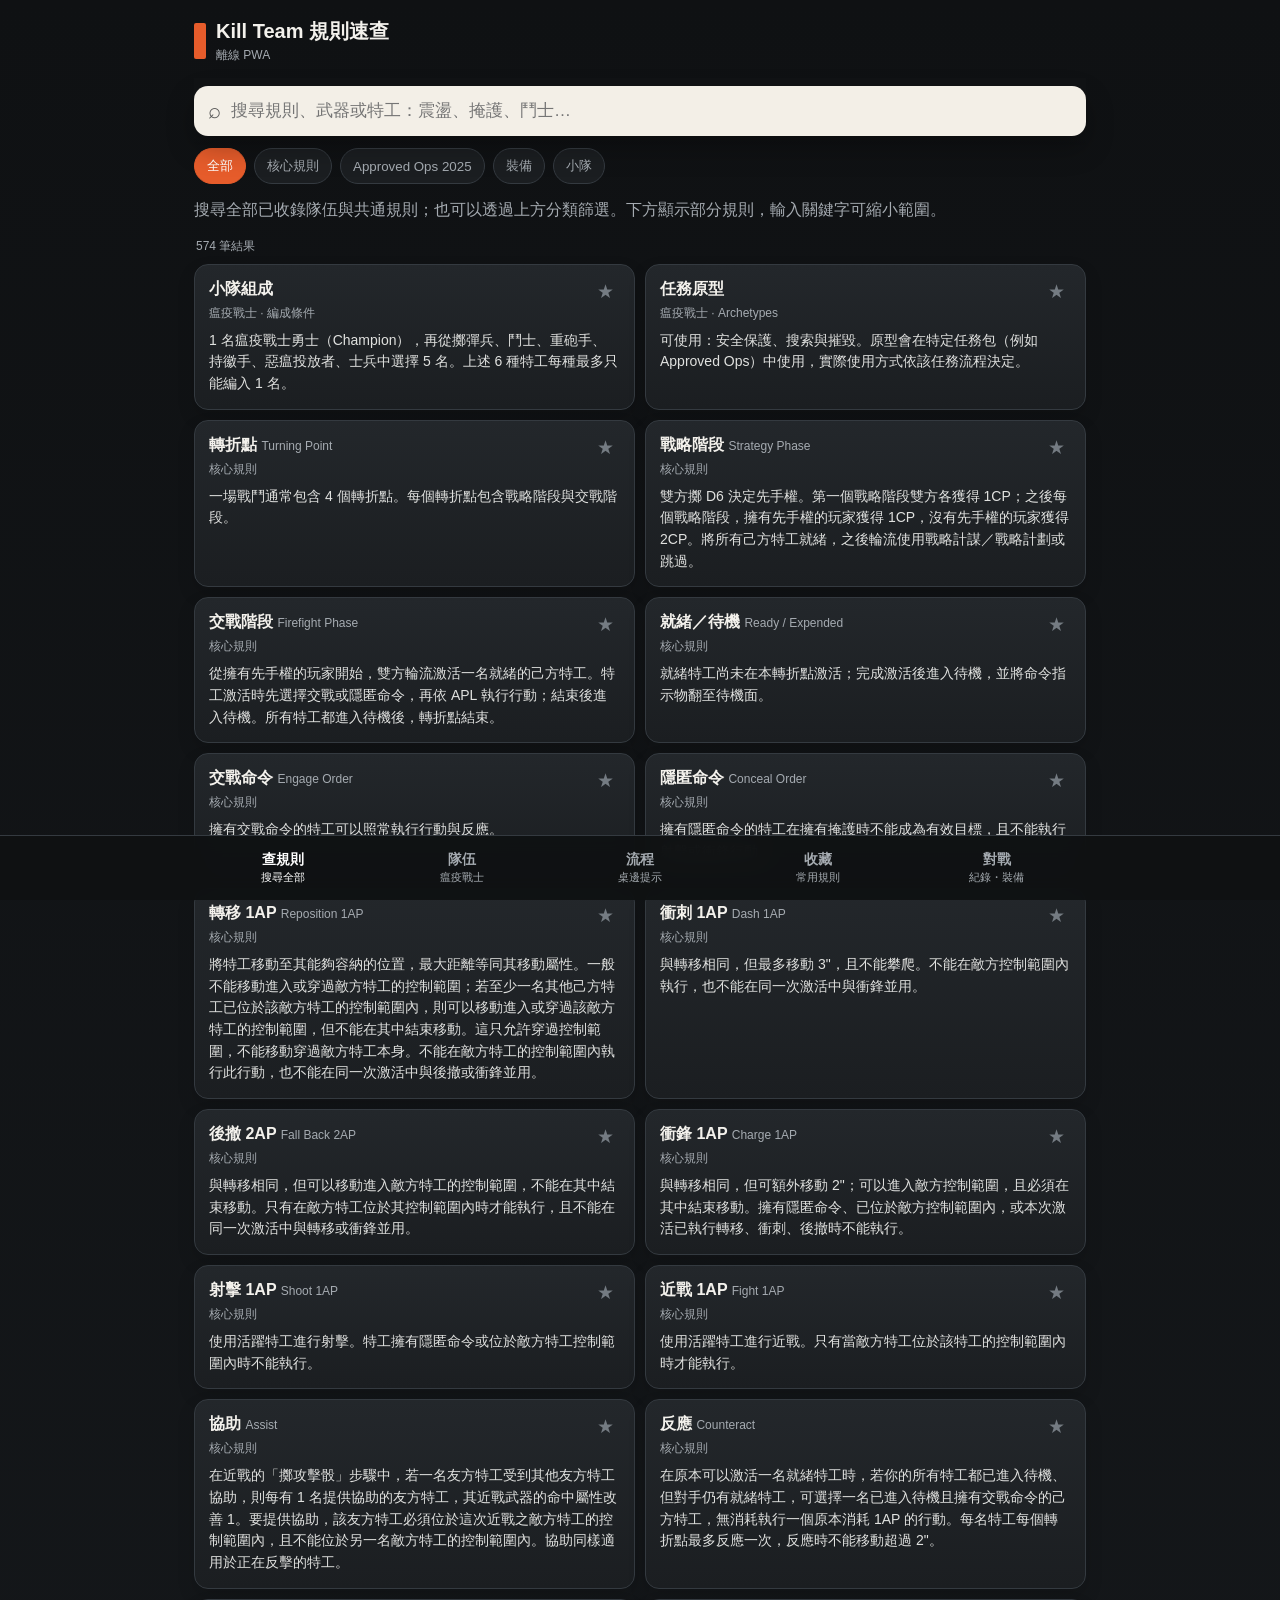
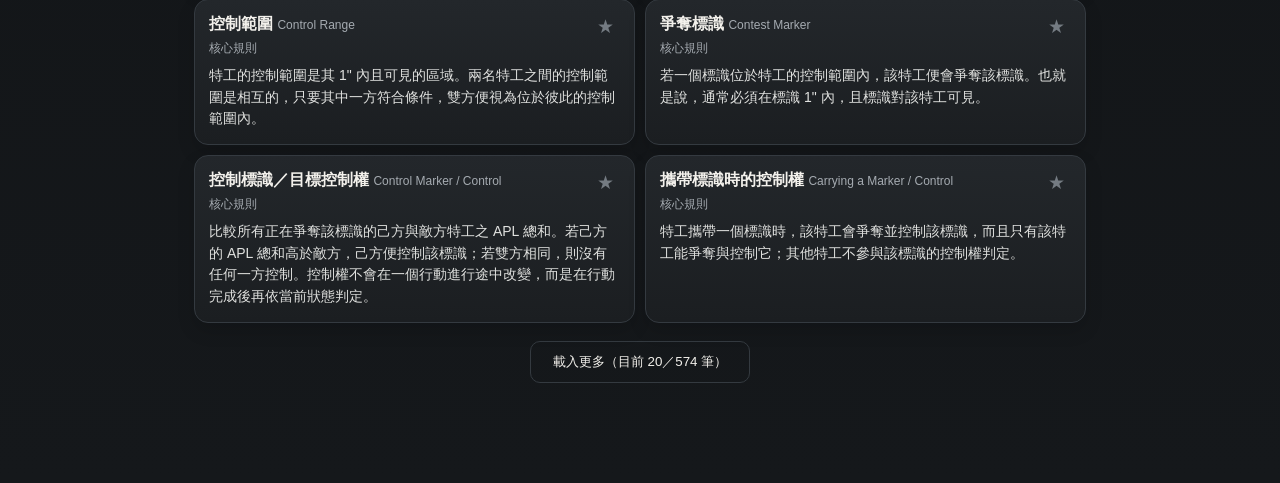
<file: index.html>
<!doctype html>
<html lang="zh-Hant">
<head>
<meta charset="utf-8">
<meta name="viewport" content="width=device-width,initial-scale=1,viewport-fit=cover">
<title>Kill Team 規則速查</title>
<link rel="manifest" href="manifest.json">
<meta name="theme-color" content="#111315">
<meta name="apple-mobile-web-app-capable" content="yes">
<meta name="apple-mobile-web-app-status-bar-style" content="black-translucent">
<meta name="apple-mobile-web-app-title" content="KT 速查">
<link rel="apple-touch-icon" href="icon-192.png">
<link rel="stylesheet" href="styles.css">
</head>
<body>
<div class="app">
  <div class="top">
    <div class="brand">
      <div class="bar"></div>
      <div><h1>Kill Team 規則速查</h1><small>離線 PWA</small></div>
    </div>
    <div style="display:flex;gap:8px;align-items:center">
      <button id="installBtn" class="install-btn" style="display:none">安裝到手機</button>
    </div>
  </div>
  <div id="installNote" class="install-note"></div>

  <div class="matchup" aria-label="對戰小隊">
    <div class="matchup-pickers reference-picker">
      <label class="matchup-team">
        <span>查詢小隊</span>
        <select id="referenceTeamSelect" class="team team-select" aria-label="選擇要查詢的小隊">
          <option value="pm">瘟疫戰士</option>
          <option value="aod">死亡天使</option>
          <option value="wk">破壞專隊</option>
          <option value="mw">屠戮之翼</option>
          <option value="leg">軍團</option>
          <option value="dw">死亡守望</option>
          <option value="ci">潔天使隱伏者</option>
          <option value="cc">冥工之環</option>
          <option value="ks">卡舍津</option>
          <option value="rav">蛇蟲</option>
          <option value="xv26">XV26 隱形戰鬥服</option>
          <option value="gm">灑血狂</option>
          <option value="hs">爐心打撈者</option>
        </select>
      </label>
    </div>
    <div class="matchup-switch" id="sideSwitch" aria-label="從對戰紀錄切換查詢小隊">
      <button type="button" data-side="my"><span class="side-label">我方</span><b id="myTeamName">瘟疫戰士</b></button>
      <button type="button" data-side="enemy"><span class="side-label">敵方</span><b id="enemyTeamName">死亡天使</b></button>
    </div>
    <div id="equipmentLimitNote" class="equipment-limit-note" role="status"></div>
  </div>

  <div class="sticky">
    <div class="search">
      <span class="icon">⌕</span>
      <input id="q" placeholder="搜尋規則、武器或特工：震盪、掩護、鬥士…">
    </div>
    <div id="recentViewed" class="recent-viewed empty-recent"></div>
  </div>

  <div class="tabs" id="tabs"></div>
  <div id="content"><div class="empty">載入規則資料中…</div></div>
</div>

<div class="bottom"><div class="navs">
  <button class="nav on" data-view="all"><b>查規則</b><span>搜尋全部</span></button>
  <button class="nav" data-view="team"><b>隊伍</b><span id="navTeamName">瘟疫戰士</span></button>
  <button class="nav" data-view="flow"><b>流程</b><span>桌邊提示</span></button>
  <button class="nav" data-view="fav"><b>收藏</b><span>常用規則</span></button>
  <button class="nav" data-view="match"><b>對戰</b><span>紀錄・裝備</span></button>
</div></div>

<script src="data/core_rules.js"></script>
<script src="data/weapon_rules.js"></script>
<script src="data/plague_marines.js"></script>
<script src="data/angels_of_death.js"></script>
  <script src="data/wrecka_krew.js"></script>
<script src="data/murderwing.js"></script>
<script src="data/legionary.js"></script>
<script src="data/deathwatch.js"></script>
<script src="data/celestian_insidiants.js"></script>
<script src="data/canoptek_circle.js"></script>
<script src="data/kasrkin.js"></script>
<script src="data/raveners.js"></script>
<script src="data/xv26.js"></script>
<script src="data/goremongers.js"></script>
<script src="data/hearthkyn_salvagers.js"></script>
<script src="data/universal_equipment.js"></script>
<script src="data/choice_options.js"></script>
<script src="data/tac_ops.js"></script>
<script src="data/mission_ops.js"></script>
<script src="data/approved_ops.js"></script>
<script src="app.js" defer></script>
</body>
</html>
</file>
<file: styles.css>
:root{--bg:#111315;--panel:#1b1e21;--panel2:#23272b;--line:#343a40;--text:#f3f1ec;--muted:#a5abb1;--accent:#e65c2b;--cream:#f3efe7;--green:#a7d4ad}
*{box-sizing:border-box}body{margin:0;background:linear-gradient(#0f1113,#15181b);color:var(--text);font-family:-apple-system,BlinkMacSystemFont,"Segoe UI","Noto Sans TC","PingFang TC","Microsoft JhengHei",sans-serif}
.app{max-width:920px;margin:auto;padding:18px 14px 92px}.top{display:flex;align-items:center;justify-content:space-between;gap:12px;margin-bottom:14px}
.brand{display:flex;gap:10px;align-items:center}.bar{width:12px;height:36px;background:var(--accent);border-radius:2px}.brand h1{font-size:20px;margin:0}.brand small{display:block;color:var(--muted);font-size:12px;margin-top:2px}
.team{font-size:13px;border:1px solid var(--line);border-radius:999px;padding:8px 11px;background:var(--panel)}
.sticky{position:sticky;top:0;z-index:4;padding:8px 0 9px;background:linear-gradient(180deg,#111315 75%,transparent)}
.search{display:flex;align-items:center;gap:10px;background:var(--cream);color:#151719;border-radius:14px;padding:0 14px;box-shadow:0 12px 28px rgba(0,0,0,.28)}
.search input{border:0;outline:0;background:transparent;width:100%;font-size:17px;padding:15px 0}.search .icon{font-size:22px;color:#555}
.tabs{display:flex;gap:7px;overflow:auto;padding:3px 0 12px}.tab{border:1px solid var(--line);background:var(--panel);color:var(--muted);padding:8px 12px;border-radius:999px;white-space:nowrap}.tab.on{background:var(--accent);border-color:var(--accent);color:#fff}
.count{font-size:12px;color:var(--muted);margin:2px 2px 9px}.grid{display:grid;grid-template-columns:repeat(2,minmax(0,1fr));gap:10px}
.card{background:linear-gradient(180deg,var(--panel2),var(--panel));border:1px solid var(--line);border-radius:14px;padding:14px;box-shadow:0 8px 18px rgba(0,0,0,.14)}
.card h3{margin:0 0 5px;font-size:16px}.meta{font-size:12px;color:var(--muted);margin-bottom:8px}.body{font-size:14px;line-height:1.55;color:#e0e1df}
.weapon{margin-top:10px;padding-top:10px;border-top:1px solid var(--line)}.weapon-head{display:flex;justify-content:space-between;gap:8px}.weapon-name{font-weight:800}.stats{color:var(--green);font-size:12px;white-space:nowrap}
.chips{display:flex;gap:6px;flex-wrap:wrap;margin-top:8px}.chip{border:1px solid #454d55;background:#2b3137;color:#eee;border-radius:999px;padding:5px 9px;font-size:12px}.chip.open{border-color:var(--accent);background:#4b2a1f}
.inline{width:100%;margin-top:7px;padding:9px 10px;border-left:3px solid var(--accent);background:#171a1d;border-radius:8px;font-size:13px;line-height:1.5}
.star{float:right;border:0;background:none;color:#747b82;font-size:19px}.star.on{color:#f2b84b}
.empty{text-align:center;color:var(--muted);padding:42px 10px}.bottom{position:fixed;left:0;right:0;bottom:0;background:rgba(15,17,19,.94);backdrop-filter:blur(12px);border-top:1px solid var(--line)}
.navs{max-width:920px;margin:auto;display:grid;grid-template-columns:repeat(3,1fr);padding:8px 14px calc(8px + env(safe-area-inset-bottom))}
.nav{background:none;border:0;color:var(--muted);padding:7px}.nav.on{color:#fff}.nav b{display:block;font-size:14px}.nav span{font-size:11px}
@media(max-width:640px){.grid{grid-template-columns:1fr}.team{display:none}.app{padding-left:11px;padding-right:11px}}

.install-btn{border:1px solid var(--line);background:var(--panel);color:var(--text);border-radius:999px;padding:8px 11px;font-size:13px;cursor:pointer}
.install-btn:hover{border-color:var(--accent)}
.install-note{display:none;margin:8px 0 2px;padding:10px 12px;border:1px solid var(--line);background:#171a1d;border-radius:10px;color:var(--muted);font-size:12px;line-height:1.45}
.install-note.show{display:block}
@media(max-width:640px){.install-btn{padding:7px 10px;font-size:12px}}


/* --- Operative model gallery --- */
.team-hero{margin:4px 0 14px;padding:16px;border:1px solid var(--line);border-radius:16px;background:
linear-gradient(110deg,rgba(230,92,43,.18),transparent 42%),linear-gradient(180deg,var(--panel2),var(--panel))}
.team-hero .eyebrow{font-size:11px;letter-spacing:.14em;color:var(--accent);font-weight:900}
.team-hero h2{margin:5px 0 3px;font-size:24px}.team-hero p{margin:0;color:var(--muted);font-size:13px;line-height:1.5}
.operative-gallery{display:grid;grid-template-columns:repeat(3,minmax(0,1fr));gap:10px}
.op-tile{position:relative;overflow:hidden;min-height:230px;border:1px solid var(--line);border-radius:16px;background:#ece9e1;cursor:pointer;padding:0;text-align:left;box-shadow:0 8px 18px rgba(0,0,0,.18)}
.op-tile:active{transform:scale(.99)}
.op-photo{height:172px;background-color:#ebe8df;background-image:var(--model-image);background-repeat:no-repeat;background-size:235% auto;background-position:var(--model-pos);filter:saturate(.96) contrast(1.02)}
.op-tile .fade{position:absolute;left:0;right:0;top:105px;height:70px;background:linear-gradient(transparent,rgba(20,22,24,.92))}
.op-label{position:absolute;left:0;right:0;bottom:0;padding:11px 12px 12px;background:#181b1e;color:white}
.op-label strong{display:block;font-size:15px;line-height:1.2}.op-label span{display:block;margin-top:3px;font-size:11px;color:#abb1b7}
.detail-back{border:0;background:none;color:var(--muted);padding:3px 0 10px;cursor:pointer;font-size:13px}
.detail-back:hover{color:#fff}
.op-detail-head{overflow:hidden;position:relative;height:260px;border-radius:17px;border:1px solid var(--line);background:#ece9e1;margin-bottom:11px}
.op-detail-photo{height:100%;background-image:var(--model-image);background-repeat:no-repeat;background-size:170% auto;background-position:var(--model-pos)}
.op-detail-gradient{position:absolute;inset:0;background:linear-gradient(180deg,transparent 42%,rgba(16,18,20,.12) 55%,#171a1d 98%)}
.op-detail-title{position:absolute;left:15px;right:15px;bottom:14px}.op-detail-title .role{font-size:11px;color:#ff9a72;font-weight:900;letter-spacing:.12em}.op-detail-title h2{margin:3px 0 0;font-size:23px}
.image-source{font-size:10px;color:#757c83;margin:7px 2px 0}
@media(max-width:720px){.operative-gallery{grid-template-columns:repeat(2,minmax(0,1fr))}.op-tile{min-height:218px}.op-photo{height:163px}}
@media(max-width:390px){.operative-gallery{gap:8px}.op-label{padding:9px 9px 10px}.op-label strong{font-size:14px}}


/* v1.3: datacard horizontal portrait treatment */
.op-tile{min-height:176px;background:#171a1d}
.op-photo{height:102px;background-size:cover!important;background-position:center!important;background-color:#101214}
.op-tile .fade{top:54px;height:52px}
.op-label{background:#181b1e;padding:11px 12px 12px}
.op-detail-head{height:178px;background:#101214}
.op-detail-photo{background-size:cover!important;background-position:center!important}
.op-detail-gradient{background:linear-gradient(180deg,transparent 35%,rgba(15,17,19,.15) 55%,#171a1d 100%)}
@media(max-width:720px){.op-tile{min-height:164px}.op-photo{height:94px}.op-detail-head{height:160px}}


/* v1.4 - exact embedded miniature images extracted from the PDF */
.op-photo{
  background-size:contain!important;
  background-position:center bottom!important;
  background-color:#14171a!important;
  background-image:
    radial-gradient(circle at 50% 70%,rgba(230,92,43,.12),transparent 55%),
    var(--model-image)!important;
}
.op-detail-photo{
  background-size:contain!important;
  background-position:center bottom!important;
  background-color:#121416!important;
  background-image:
    radial-gradient(circle at 50% 65%,rgba(230,92,43,.14),transparent 58%),
    var(--model-image)!important;
}


/* v1.5 - keep full index; miniature image sits inside operative title row */
.team-hero,.operative-gallery,.op-detail-head,.detail-back,.image-source{display:none!important}

.op-title-row{
  display:flex;
  align-items:center;
  justify-content:space-between;
  gap:12px;
  min-height:58px;
  margin:-2px -2px 8px 0;
}
.op-title-text{
  min-width:0;
  flex:1;
}
.op-title-text h3{
  margin:0 0 4px;
}
.op-title-mini{
  flex:0 0 auto;
  width:126px;
  height:54px;
  background-repeat:no-repeat;
  background-size:contain;
  background-position:right center;
}
@media(max-width:520px){
  .op-title-mini{width:108px;height:48px}
}


.team-select{color:var(--text);outline:none;cursor:pointer}
.team-select option{background:#1b1e21;color:#fff}
.team-accent{color:var(--accent);font-weight:800}

/* v1.8.8 — ranged / melee weapon distinction */
.weapon-type{
  display:inline-flex;align-items:center;justify-content:center;
  min-width:2.8em;margin-right:7px;padding:2px 7px;border-radius:999px;
  font-size:11px;font-weight:800;letter-spacing:.04em;vertical-align:1px;
  border:1px solid rgba(255,255,255,.14)
}
.weapon-type.ranged{background:rgba(255,255,255,.08)}
.weapon-type.melee{background:rgba(255,255,255,.16)}
.weapon-ranged,.weapon-melee{position:relative}

/* v1.9.0 */
.operative-meta{display:flex;flex-direction:column;gap:3px}
.operative-type{font-weight:700}
.operative-stats{font-variant-numeric:tabular-nums}
.weapon .inline{margin-top:8px}

/* v1.9.1 — inline glossary terms in prose */
.term-link{
  display:inline;
  padding:0;
  margin:0;
  border:0;
  border-bottom:1px dotted currentColor;
  background:transparent;
  color:inherit;
  font:inherit;
  font-weight:700;
  line-height:inherit;
  cursor:pointer;
}
.term-link:hover,.term-link.open{border-bottom-style:solid}
.prose-inline{margin-top:8px}
.term-source{
  display:inline-block;
  margin-right:6px;
  padding:1px 6px;
  border-radius:999px;
  font-size:10px;
  font-weight:800;
  opacity:.72;
  border:1px solid currentColor;
}

/* v2.0.1 — mobile team selector */
@media(max-width:640px){
  .top{align-items:flex-start}
  .brand{min-width:0;flex:1}
  .brand h1{font-size:18px}
  .team-select{
    display:block!important;
    max-width:128px;
    min-width:108px;
    padding:8px 28px 8px 10px;
    flex:0 0 auto;
  }
}
@media(max-width:390px){
  .brand h1{font-size:16px}
  .brand small{font-size:10px}
  .bar{height:32px}
  .team-select{max-width:118px;min-width:100px;font-size:12px}
}

/* --- v2.1.4 Flow page --- */
.flow-hidden{display:none!important}
.navs{grid-template-columns:repeat(4,1fr)}
.flow-page{max-width:760px;margin:0 auto}
.flow-hero{margin:4px 0 12px;padding:18px;border:1px solid var(--line);border-radius:16px;background:linear-gradient(115deg,rgba(230,92,43,.18),transparent 46%),linear-gradient(180deg,var(--panel2),var(--panel))}
.flow-eyebrow{font-size:11px;letter-spacing:.12em;color:var(--accent);font-weight:900}
.flow-hero h2{margin:5px 0 5px;font-size:23px}.flow-hero p{margin:0;color:var(--muted);font-size:13px;line-height:1.5}
.flow-quick{display:grid;grid-template-columns:repeat(4,1fr);gap:7px;margin-bottom:12px}
.flow-quick button{border:1px solid var(--line);background:var(--panel);color:var(--text);padding:10px 6px;border-radius:11px;font-weight:700}
.flow-list{display:flex;flex-direction:column;gap:8px}
.flow-card{border:1px solid var(--line);border-radius:14px;background:linear-gradient(180deg,var(--panel2),var(--panel));overflow:hidden}
.flow-card.open{border-color:#4c535a}
.flow-head{width:100%;border:0;background:none;color:var(--text);padding:14px;display:flex;align-items:center;justify-content:space-between;text-align:left}
.flow-head b{display:block;font-size:16px}.flow-head small{display:block;color:var(--muted);font-size:12px;margin-top:3px;font-weight:400}
.flow-chevron{font-size:20px;color:var(--accent)}
.flow-body{padding:0 14px 14px}
.flow-step{display:grid;grid-template-columns:28px 1fr;gap:9px;padding:10px 0;border-top:1px solid var(--line)}
.flow-num{width:24px;height:24px;border-radius:50%;background:#343a40;display:flex;align-items:center;justify-content:center;font-size:12px;font-weight:900}
.flow-step-body>b{display:block;font-size:14px;margin:2px 0 5px}.flow-step-body>div{font-size:13px;color:#d9dad8;line-height:1.55}
.flow-rule-link{border:0;border-bottom:1px dotted #c97b60;background:none;color:#f0a184;padding:0;margin:1px 4px 1px 0;font:inherit;cursor:pointer}
.flow-rule-link.open{color:#fff;border-color:var(--accent)}
.flow-inline{margin:7px 0 4px;color:#ddd}
@media(max-width:640px){.flow-quick{grid-template-columns:repeat(2,1fr)}.nav b{font-size:13px}.nav span{font-size:10px}}

.flow-timeline{display:flex;align-items:center;gap:6px;overflow:auto;margin:0 0 14px;padding:10px 12px;border:1px solid var(--line);border-radius:12px;background:#171a1d;white-space:nowrap}
.flow-timeline span{font-size:12px;font-weight:800}.flow-timeline i{color:var(--accent);font-style:normal}
.flow-section-label{margin:17px 2px 8px;color:var(--muted);font-size:11px;font-weight:900;letter-spacing:.12em}
.flow-team-note{display:block;margin-top:5px;color:var(--green);font-size:12px}

.flow-keyword{font-weight:700}
.flow-inline .term-source{display:block;color:var(--accent);font-size:10px;font-weight:900;letter-spacing:.08em;margin-bottom:3px}

.rule-supplement{margin-top:12px;padding-top:10px;border-top:1px solid var(--line);font-size:.94em}.rule-supplement b{font-weight:800}

.kill-table-wrap{overflow-x:auto;margin-top:12px}
.kill-table{width:100%;border-collapse:collapse;font-size:.88em;white-space:nowrap}
.kill-table th,.kill-table td{padding:7px 8px;border:1px solid var(--line);text-align:center}
.kill-table th{font-weight:800}

#tabs{padding-bottom:0;display:block}
.main-tabs,
.subtabs{
  position:static;
  width:100%;
  display:flex;
  flex-wrap:nowrap;
  overflow-x:auto;
  overflow-y:hidden;
  scrollbar-width:none;
  -webkit-overflow-scrolling:touch;
}
.main-tabs{gap:8px;padding-bottom:8px}
.subtabs{
  gap:7px;
  padding:0 0 10px;
  clear:both;
}
.main-tabs::-webkit-scrollbar,.subtabs::-webkit-scrollbar{display:none}
.subtab{flex:0 0 auto;border:1px solid var(--line);background:transparent;border-radius:999px;padding:6px 11px;font-size:.84rem;color:inherit}
.subtab.on{font-weight:800;background:var(--card)}
@media (max-width:640px){
  #tabs{display:block}
  .main-tabs{min-height:40px}
  .subtabs{min-height:38px;margin-top:0}
}

.approved-flow{display:grid;gap:12px}
.approved-step{display:grid;grid-template-columns:28px 1fr;gap:9px;align-items:start}
.approved-step-num{display:flex;align-items:center;justify-content:center;width:26px;height:26px;border:1px solid var(--line);border-radius:50%;font-weight:800;font-size:.82rem}
.approved-step>div>div{margin-top:3px}
.map-sets{display:grid;gap:8px;margin-top:8px}
.map-set{display:flex;justify-content:space-between;gap:12px;align-items:center;padding:10px;border:1px solid var(--line);border-radius:10px}
.map-count{white-space:nowrap;font-weight:800}

/* v2.2.5.1 — Chapter Tactics readability */
.chapter-tactic-name{display:block;font-weight:800;font-size:1.03em;margin-top:.8rem;margin-bottom:.25rem;padding-top:.55rem;border-top:1px solid rgba(127,127,127,.24)}

/* v2.2.6 — reusable rule option grid */
.rule-option-grid{display:grid;grid-template-columns:repeat(2,minmax(0,1fr));gap:.65rem;margin-top:.75rem}
.rule-option-cell{border:1px solid rgba(127,127,127,.28);border-radius:.7rem;padding:.7rem;min-width:0}
.rule-option-name{font-weight:800;font-size:1.05em;margin-bottom:.35rem}
.rule-option-effect{line-height:1.5}
.rule-option-keyword{margin-top:.55rem;padding-top:.5rem;border-top:1px solid rgba(127,127,127,.22);display:flex;flex-direction:column;gap:.18rem}
.rule-option-keyword b{font-size:.92em}
.rule-option-keyword span{font-size:.9em;line-height:1.45;opacity:.9}
.chapter-tactics-intro{margin-bottom:.25rem}


/* v2.2.6.1 — keep Chapter Tactics genuinely two-column on mobile */
.rule-option-grid{grid-template-columns:repeat(2,minmax(0,1fr))}
@media(max-width:620px){
  .rule-option-grid{grid-template-columns:repeat(2,minmax(0,1fr));gap:.45rem}
  .rule-option-cell{padding:.55rem}
  .rule-option-name{font-size:1em}
  .rule-option-effect{font-size:.92em;line-height:1.42}
  .rule-option-keyword span{font-size:.84em}
}


/* v2.2.6.3 — Chapter Tactics matches weapon-style one-item-per-row interaction */
.rule-option-grid{display:none}
.rule-option-list{display:flex;flex-direction:column;gap:.55rem;margin-top:.75rem}
.rule-option-row{width:100%;box-sizing:border-box;border:1px solid rgba(127,127,127,.28);border-radius:.7rem;padding:.7rem}
.rule-option-row .rule-option-name{font-weight:800;font-size:1.05em;margin-bottom:.35rem}
.rule-option-row .rule-option-effect{min-width:0}
.rule-option-row .rule-option-effect>.body{margin:0}

/* v2.2.6.6 — utility grenades: weapon-like separate columns */
.grenade-columns{display:grid;grid-template-columns:repeat(2,minmax(0,1fr));gap:.6rem;margin-top:.75rem}
.grenade-column{min-width:0;border:1px solid rgba(127,127,127,.28);border-radius:.7rem;padding:.7rem}
.grenade-head{display:flex;align-items:baseline;justify-content:space-between;gap:.5rem;margin-bottom:.45rem}
.grenade-head b{font-size:1.05em}
.grenade-head span{font-size:.88em;opacity:.75;white-space:nowrap}
.grenade-column>.body{margin:0;line-height:1.48}
@media(max-width:620px){.grenade-columns{grid-template-columns:1fr}}

/* v2.2.6.7 — selectable options use the same full-width stacked pattern as weapons */
.grenade-columns,.choice-option-list{display:flex!important;flex-direction:column;gap:.55rem;margin-top:.75rem}
.grenade-column,.choice-option-row{width:100%;box-sizing:border-box;min-width:0;border:1px solid rgba(127,127,127,.28);border-radius:.7rem;padding:.7rem}
.choice-option-title{font-weight:800;font-size:1.05em;margin-bottom:.35rem}
.choice-option-row>.body{margin:0}

/* v2.2.7.3 — English terminology beside Chinese titles */
.term-en{font-weight:400;white-space:normal}

/* v2.2.8.6 — faction-specific weapon rule marker */
.faction-rule-star{
  color:#e86f20;
  font-weight:900;
  margin-right:.18rem;
}

/* v2.2.8.8 — clickable referenced weapon profiles */
.weapon-profile-inline .weapon-head{margin-top:.25rem}
.weapon-profile-inline .chips{margin-top:.45rem}
.weapon-profile-link{font-weight:800}

/* v2.2.9.0 — faction equipment that is itself a weapon */
.equipment-weapon{margin-top:.7rem}
.equipment-weapon-note{
  margin-top:.55rem;
  font-size:.9rem;
  opacity:.78;
}

/* v2.2.9.1 — matchup: select both teams once, then switch instantly */
.matchup{
  max-width:920px;
  margin:8px auto 10px;
  padding:10px 12px;
  border:1px solid var(--line);
  border-radius:14px;
  background:var(--panel2);
}
.matchup-pickers{
  display:grid;
  grid-template-columns:minmax(0,1fr) 38px minmax(0,1fr);
  gap:8px;
  align-items:end;
}
.matchup-team{
  min-width:0;
  display:flex;
  flex-direction:column;
  gap:4px;
}
.matchup-team>span{
  font-size:11px;
  font-weight:800;
  opacity:.68;
}
.matchup .team-select{
  width:100%;
  max-width:none;
  min-width:0;
}
.swap-teams{
  width:38px;
  height:38px;
  padding:0;
  border:1px solid var(--line);
  border-radius:10px;
  background:var(--panel);
  color:var(--text);
  font-size:19px;
  cursor:pointer;
}
.matchup-switch{
  display:grid;
  grid-template-columns:1fr 1fr;
  gap:6px;
  margin-top:9px;
  padding:4px;
  border-radius:12px;
  background:rgba(0,0,0,.18);
}
.matchup-switch button{
  min-width:0;
  display:flex;
  align-items:center;
  justify-content:center;
  gap:7px;
  padding:8px 10px;
  border:1px solid transparent;
  border-radius:9px;
  background:transparent;
  color:var(--text);
  cursor:pointer;
}
.matchup-switch button b{
  overflow:hidden;
  text-overflow:ellipsis;
  white-space:nowrap;
}
.matchup-switch button.on{
  border-color:rgba(230,92,43,.42);
  background:rgba(230,92,43,.14);
  box-shadow:inset 3px 0 0 var(--accent);
}
.side-label{
  flex:0 0 auto;
  font-size:10px;
  font-weight:900;
  opacity:.68;
}
@media(max-width:640px){
  .matchup{
    margin:6px 8px 8px;
    padding:9px;
  }
  .matchup-pickers{
    grid-template-columns:minmax(0,1fr) 34px minmax(0,1fr);
    gap:6px;
  }
  .matchup .team-select{
    max-width:none;
    min-width:0;
    width:100%;
    font-size:12px;
    padding:8px 24px 8px 8px;
  }
  .swap-teams{width:34px;height:36px}
  .matchup-switch button{padding:8px 6px;gap:5px}
  .matchup-switch button b{font-size:12px}
}
@media(max-width:390px){
  .matchup-team>span{font-size:10px}
  .matchup .team-select{max-width:none;min-width:0;font-size:11px}
  .matchup-switch button b{font-size:11px}
}

/* v2.2.9.2 — record selected equipment for both sides */
.equipment-tracker{
  display:grid;
  grid-template-columns:1fr 1fr;
  gap:7px;
  margin-top:8px;
}
.equipment-summary{
  min-width:0;
  padding:8px 9px;
  border:1px solid var(--line);
  border-radius:10px;
  background:rgba(0,0,0,.12);
}
.equipment-summary.active{
  border-color:rgba(230,92,43,.35);
}
.equipment-summary-head{
  display:flex;
  align-items:center;
  justify-content:space-between;
  gap:8px;
  margin-bottom:6px;
  font-size:11px;
}
.equipment-summary-head span{
  font-variant-numeric:tabular-nums;
  opacity:.7;
}
.equipment-summary-items{
  display:flex;
  flex-wrap:wrap;
  gap:5px;
}
.equipment-summary-chip{
  display:inline-flex;
  align-items:center;
  gap:5px;
  max-width:100%;
  padding:4px 7px;
  border:1px solid var(--line);
  border-radius:999px;
  background:var(--panel);
  color:var(--text);
  font-size:11px;
  cursor:pointer;
}
.equipment-summary-chip span{opacity:.6}
.equipment-summary-empty{
  font-size:11px;
  opacity:.48;
}
.equipment-limit-note{
  display:none;
  margin-top:7px;
  padding:7px 9px;
  border-radius:9px;
  background:rgba(230,92,43,.14);
  color:var(--text);
  font-size:12px;
}
.equipment-limit-note.show{display:block}
.equipment-card-head{
  display:flex;
  align-items:flex-start;
  justify-content:space-between;
  gap:10px;
  padding-right:30px;
}
.equipment-card-head h3{margin-right:auto}
.equipment-pick{
  flex:0 0 auto;
  padding:5px 8px;
  border:1px solid var(--line);
  border-radius:9px;
  background:var(--panel2);
  color:var(--text);
  font-size:11px;
  font-weight:800;
  cursor:pointer;
}
.equipment-pick.on{
  border-color:rgba(230,92,43,.5);
  background:rgba(230,92,43,.14);
}
@media(max-width:520px){
  .equipment-tracker{grid-template-columns:1fr}
  .equipment-summary:not(.active){opacity:.78}
  .equipment-card-head{padding-right:28px}
}

/* v2.2.9.3 — equipment wording + internal equipment choices */
.equipment-option-picker{
  margin-top:10px;
  padding:9px;
  border:1px solid var(--line);
  border-radius:10px;
  background:rgba(0,0,0,.10);
}
.equipment-option-picker-head{
  display:flex;
  align-items:center;
  justify-content:space-between;
  gap:8px;
  margin-bottom:7px;
  font-size:11px;
}
.equipment-option-picker-head span{opacity:.68;font-variant-numeric:tabular-nums}
.equipment-option-picker-items{display:flex;flex-wrap:wrap;gap:6px}
.equipment-option-pick{
  padding:6px 9px;
  border:1px solid var(--line);
  border-radius:999px;
  background:var(--panel);
  color:var(--text);
  font-size:11px;
  font-weight:800;
  cursor:pointer;
}
.equipment-option-pick.on{
  border-color:rgba(230,92,43,.5);
  background:rgba(230,92,43,.14);
}
.equipment-summary-chip small{
  font-size:9px;
  opacity:.72;
  font-weight:700;
}

/* v2.2.9.4 — equipment has no global cap; grenade choices use quantities */
.equipment-option-qty-list{display:flex;flex-direction:column;gap:6px}
.equipment-option-qty{
  display:flex;
  align-items:center;
  justify-content:space-between;
  gap:10px;
  padding:6px 8px;
  border:1px solid var(--line);
  border-radius:9px;
  background:var(--panel);
  font-size:12px;
  font-weight:700;
}
.equipment-option-stepper{
  flex:0 0 auto;
  display:grid;
  grid-template-columns:30px 28px 30px;
  align-items:center;
  text-align:center;
}
.equipment-option-stepper button{
  width:30px;height:28px;padding:0;
  border:1px solid var(--line);
  border-radius:7px;
  background:var(--panel2);
  color:var(--text);
  font-size:16px;
  cursor:pointer;
}
.equipment-option-stepper button:disabled{opacity:.3;cursor:default}
.equipment-option-stepper b{font-variant-numeric:tabular-nums}

/* v2.2.9.5 — equipment internal choices live directly under the selection control */
.equipment-card>.equipment-option-picker{
  margin-top:7px;
  margin-bottom:10px;
  border-color:rgba(230,92,43,.28);
  background:rgba(230,92,43,.06);
}

/* v2.2.9.6 — single-choice equipment configuration, e.g. Wrecka Krew Glyphs */
.equipment-option-single-list{
  display:grid;
  grid-template-columns:repeat(2,minmax(0,1fr));
  gap:6px;
}
.equipment-option-single{
  min-width:0;
  padding:8px 10px;
  border:1px solid var(--line);
  border-radius:9px;
  background:var(--panel);
  color:var(--text);
  font-size:12px;
  font-weight:800;
  cursor:pointer;
}
.equipment-option-single.on{
  border-color:rgba(230,92,43,.5);
  background:rgba(230,92,43,.14);
}


/* v2.2.10.1 — public match information tracker */
.match-tracker{margin-top:10px}
.match-tracker-panel{border:1px solid var(--line);border-radius:14px;background:var(--panel);overflow:hidden}
.match-tracker-panel>summary{display:flex;align-items:center;justify-content:space-between;gap:10px;padding:12px 14px;cursor:pointer;list-style:none}
.match-tracker-panel>summary::-webkit-details-marker{display:none}
.match-tracker-panel>summary>span:first-child{display:flex;flex-direction:column;gap:2px}
.match-tracker-panel>summary small{color:var(--muted);font-size:11px}
.tracker-summary-cp{font-size:12px;color:var(--muted);white-space:nowrap}
.tracker-toolbar{display:flex;align-items:center;justify-content:space-between;gap:8px;padding:10px 12px;border-top:1px solid var(--line)}
.tracker-tp{display:flex;align-items:center;gap:8px}
.tracker-toolbar button,.tracker-side button{border:1px solid var(--line);background:var(--panel2);color:inherit;border-radius:9px;padding:7px 9px}
.tracker-toolbar button:disabled,.tracker-side button:disabled{opacity:.35}
.tracker-reset{color:var(--muted)!important}
.tracker-sides{display:grid;grid-template-columns:1fr 1fr;gap:8px;padding:0 12px 12px}
.tracker-side{border:1px solid var(--line);border-radius:12px;padding:10px;background:rgba(255,255,255,.018)}
.tracker-side.initiative{border-color:var(--accent)}
.tracker-side-head{display:flex;align-items:flex-start;justify-content:space-between;gap:8px}
.tracker-side-head>div{display:flex;flex-direction:column;gap:2px}
.tracker-side-head small{font-size:11px;color:var(--muted)}
.tracker-init{font-size:11px;padding:5px 7px!important}
.tracker-cp{display:flex;align-items:center;gap:7px;margin:10px 0}
.tracker-cp span{margin-right:auto;font-weight:700}
.tracker-cp b{min-width:20px;text-align:center;font-size:18px}
.tracker-cp button,.tracker-stepper button{width:30px;height:30px;padding:0!important}
.tracker-detail{border-top:1px solid var(--line);padding-top:8px;margin-top:8px}
.tracker-detail>summary,.tracker-history>summary{cursor:pointer;font-size:12px;font-weight:700;color:var(--muted)}
.tracker-card-row{display:flex;align-items:center;justify-content:space-between;gap:8px;padding:6px 0}
.tracker-card-row>span{font-size:13px}
.tracker-stepper{display:flex;align-items:center;gap:6px}
.tracker-stepper b{min-width:18px;text-align:center}
.tracker-ploys{display:flex;flex-wrap:wrap;gap:6px;margin-top:8px}
.tracker-ploy{font-size:12px!important;padding:6px 8px!important}
.tracker-ploy.used{border-color:var(--accent)!important;background:var(--accent)!important;color:#fff!important}
.tracker-history{border-top:1px solid var(--line);padding:10px 12px 12px}
.tracker-history>summary span{font-weight:400}
.tracker-log{margin-top:8px;display:flex;flex-direction:column;gap:5px}
.tracker-log-row{display:grid;grid-template-columns:32px 1fr auto;gap:7px;align-items:start;font-size:12px}
.tracker-log-row>span,.tracker-log-row>small{color:var(--muted)}
.tracker-empty{font-size:12px;color:var(--muted)}
@media(max-width:700px){
  .tracker-sides{grid-template-columns:1fr}
  .tracker-side:not(.initiative){opacity:.92}
}

.operative-keyword-note{font-size:.78rem;color:var(--muted,#8b95a7);margin-top:3px;line-height:1.5}


/* v2.2.11.9 — bottom battle-log view */
.navs{grid-template-columns:repeat(5,1fr)}
.battle-log-page{max-width:760px;margin:0 auto}
.battle-log-head{display:flex;justify-content:space-between;gap:14px;align-items:flex-start;margin:4px 0 10px;padding:18px;border:1px solid var(--line);border-radius:16px;background:linear-gradient(115deg,rgba(230,92,43,.16),transparent 46%),linear-gradient(180deg,var(--panel2),var(--panel))}
.battle-log-head h2{margin:5px 0;font-size:23px}.battle-log-head p{margin:0;color:var(--muted);font-size:13px;line-height:1.5}
.battle-log-status{display:flex;flex-direction:column;align-items:flex-end;white-space:nowrap}.battle-log-status b{font-size:18px}.battle-log-status span{font-size:11px;color:var(--muted);margin-top:2px}
.battle-log-summary{display:grid;grid-template-columns:repeat(3,1fr);gap:7px;margin-bottom:10px}.battle-log-summary span{text-align:center;border:1px solid var(--line);border-radius:10px;background:var(--panel);padding:9px 6px;font-size:12px;font-weight:700}
.battle-log-list{display:flex;flex-direction:column;gap:7px}.battle-log-row{display:grid;grid-template-columns:42px 1fr auto;gap:9px;align-items:start;padding:11px 12px;border:1px solid var(--line);border-radius:11px;background:var(--panel);font-size:13px}.battle-log-tp,.battle-log-row small{color:var(--muted)}.battle-log-tp{font-weight:800}.battle-log-row small{font-size:11px}.battle-log-empty{padding:28px 14px;text-align:center;border:1px solid var(--line);border-radius:12px;background:var(--panel)}
@media(max-width:520px){.nav{padding:7px 2px}.nav b{font-size:13px}.nav span{font-size:9px}.battle-log-head{padding:14px}.battle-log-head h2{font-size:20px}.battle-log-head p{font-size:12px}.battle-log-row{grid-template-columns:36px 1fr auto;padding:10px 9px;gap:6px}}

/* v2.2.12.0 — unified bottom match hub */
.match-hub{max-width:820px;margin:0 auto}
.match-hub-head{display:flex;justify-content:space-between;gap:14px;align-items:flex-start;margin:4px 0 10px;padding:18px;border:1px solid var(--line);border-radius:16px;background:linear-gradient(115deg,rgba(230,92,43,.16),transparent 46%),linear-gradient(180deg,var(--panel2),var(--panel))}
.match-hub-head h2{margin:5px 0;font-size:23px}.match-hub-head p{margin:0;color:var(--muted);font-size:13px;line-height:1.5}.match-hub-status{display:flex;flex-direction:column;align-items:flex-end;white-space:nowrap}.match-hub-status b{font-size:18px}.match-hub-status span{font-size:11px;color:var(--muted);margin-top:2px}
.match-hub-tabs{display:grid;grid-template-columns:repeat(3,1fr);gap:7px;margin-bottom:12px;padding:5px;border:1px solid var(--line);border-radius:13px;background:var(--panel)}
.match-hub-tab{border:0;border-radius:9px;padding:10px 8px;background:transparent;color:var(--muted);font-weight:800;cursor:pointer}.match-hub-tab.on{background:var(--panel2);color:#fff;box-shadow:0 0 0 1px var(--line)}
.match-equipment-grid{display:grid;grid-template-columns:repeat(2,minmax(0,1fr));gap:10px}.match-equipment-side{border:1px solid var(--line);border-radius:14px;background:var(--panel);padding:14px}.match-equipment-side h3{margin:0 0 3px}.match-equipment-side>small{display:block;color:var(--muted);margin-bottom:12px}.match-equipment-items{display:flex;flex-direction:column;gap:7px}.match-equipment-item{padding:10px 11px;border-radius:10px;background:var(--panel2);font-size:13px;font-weight:700}.match-equipment-empty{color:var(--muted);font-size:13px;padding:12px 0}
.match-public .match-tracker-panel{margin:0}.match-public .match-tracker-panel>summary{display:none}.match-public .tracker-history{display:none}
@media(max-width:560px){.match-hub-head{padding:14px}.match-hub-head h2{font-size:20px}.match-hub-head p{font-size:12px}.match-hub-tabs{gap:4px}.match-hub-tab{font-size:12px;padding:9px 4px}.match-equipment-grid{grid-template-columns:1fr}}

/* v2.2.13.0 — Match Tracker v2 */
.tracker-vp{margin-bottom:4px}.tracker-vp b{font-size:20px}
.manual-log{display:grid;grid-template-columns:1fr auto;gap:7px;margin:0 0 8px}.manual-log input{min-width:0;border:1px solid var(--line);border-radius:10px;background:var(--panel);color:var(--text);padding:10px 12px;font:inherit}.manual-log button,.quick-log button{border:1px solid var(--line);border-radius:10px;background:var(--panel2);color:var(--text);padding:9px 11px;font-weight:700}
.quick-log{display:flex;flex-wrap:wrap;gap:6px;margin-bottom:12px}.quick-log button{font-size:12px;padding:7px 9px}
.match-equipment-item{width:100%;display:flex;align-items:center;justify-content:space-between;gap:10px;text-align:left;border:0;color:var(--text);cursor:pointer}.match-equipment-item small{color:var(--muted);white-space:nowrap;font-weight:600}
@media(max-width:520px){.manual-log{grid-template-columns:1fr}.manual-log button{width:100%}.match-hub-status span{white-space:normal;text-align:right;max-width:150px}}

/* v2.2.13.1 — live match refresh + removable log entries */
.battle-log-meta{display:flex;align-items:center;gap:7px;justify-content:flex-end}.battle-log-remove{border:1px solid var(--line);border-radius:8px;background:var(--panel2);color:var(--muted);padding:4px 7px;font-size:11px;font-weight:700;cursor:pointer}.battle-log-remove:hover{color:var(--text);border-color:var(--accent)}
@media(max-width:520px){.battle-log-row{grid-template-columns:36px 1fr auto}.battle-log-meta{flex-direction:column;align-items:flex-end;gap:4px}.battle-log-remove{padding:3px 6px}}

/* v2.2.14 search quality */
.recent-viewed{display:flex;align-items:center;gap:6px;overflow-x:auto;padding:7px 2px 0;scrollbar-width:none}.recent-viewed::-webkit-scrollbar{display:none}.recent-viewed.empty-recent{display:none}.recent-viewed>span{font-size:11px;color:var(--muted);white-space:nowrap}.recent-viewed button{border:1px solid #3b4045;background:#1b1e21;color:#d9dde0;border-radius:999px;padding:5px 9px;font-size:11px;white-space:nowrap}.recent-viewed button:hover{border-color:#777}.search-result-source{display:inline-flex;margin:3px 0 8px;padding:3px 7px;border-radius:999px;background:#262a2e;color:#bfc6cc;font-size:11px;font-weight:700;letter-spacing:.02em}

/* Battle setup v2.3 */
.battle-setup,.battle-roster-actions,.battle-start-cta{padding:18px;border:1px solid var(--border,#7775);border-radius:12px;margin:12px 0}
.battle-picks{display:grid;grid-template-columns:repeat(auto-fit,minmax(180px,1fr));gap:8px;margin:16px 0}
.battle-pick{display:flex;gap:9px;align-items:center;padding:12px;border:1px solid var(--border,#7775);border-radius:9px;cursor:pointer}
.battle-pick:has(input:checked){outline:2px solid var(--accent,#69a)}
.battle-roster-grid{display:grid;grid-template-columns:repeat(auto-fit,minmax(300px,1fr));gap:18px}
.battle-roster-cards{display:grid;gap:12px}
.battle-roster-cards .card{margin:0}
.battle-note{font-size:.88em;opacity:.8}
.battle-skip{display:flex;gap:8px;align-items:center}

.battle-picks{grid-template-columns:repeat(auto-fill,minmax(230px,1fr))}
.battle-pick-card{display:flex;gap:10px;align-items:center;padding:10px;border:1px solid var(--border,#7775);border-radius:12px}
.battle-pick-card img{width:76px;height:96px;object-fit:contain;border-radius:8px;background:#7772}
.battle-pick-card>div{display:grid;gap:7px;flex:1}
.battle-pick-card small{opacity:.75}
.battle-pick-controls{display:flex;gap:10px;align-items:center}
.battle-pick-controls button{min-width:34px;min-height:34px}
.battle-xv26-tools{display:flex;flex-wrap:wrap;gap:12px;align-items:center;margin:12px 0}
.battle-validation{color:#c75e37;font-weight:600}

/* v2.3.2: compact roster with expandable full operative cards */
.battle-operative-fold{border:1px solid var(--border,#7775);border-radius:12px;margin:0 0 10px;overflow:hidden}
.battle-operative-fold>summary{display:flex;align-items:center;gap:12px;padding:10px 14px;cursor:pointer;list-style:none}
.battle-operative-fold>summary::-webkit-details-marker{display:none}
.battle-operative-fold>summary:before{content:"▸";font-size:1.1em;opacity:.8}
.battle-operative-fold[open]>summary:before{content:"▾"}
.battle-operative-fold>summary img{width:52px;height:65px;object-fit:contain;border-radius:6px;background:#7772}
.battle-operative-title{flex:1;min-width:0;display:grid;gap:3px}
.battle-operative-title small{opacity:.78;font-size:.8em}
.battle-fold-hint{font-size:.78em;opacity:.7;white-space:nowrap}
.battle-operative-fold[open] .battle-fold-hint{display:none}
.battle-operative-body{padding:8px 12px 12px;border-top:1px solid var(--border,#7775)}
@media(max-width:520px){.battle-fold-hint{display:none}.battle-operative-fold>summary{padding:9px}}

.battle-weapon-config{display:grid;gap:9px;margin:12px 0}
.battle-weapon-unit{border:1px solid var(--border,#7775);border-radius:10px;padding:10px}
.battle-weapon-unit>summary{display:flex;align-items:center;gap:12px;cursor:pointer}
.battle-weapon-unit>summary img{width:44px;height:54px;object-fit:contain}
.battle-weapon-unit>summary span{margin-left:auto;opacity:.7;font-size:.85em}
.battle-weapon-unit label{display:block;padding:7px 4px}
.battle-weapon-unit p{font-size:.88em;opacity:.85}

.battle-team-picker-grid{display:grid;grid-template-columns:repeat(auto-fit,minmax(220px,1fr));gap:14px;margin:18px 0}
.battle-team-picker{display:grid;gap:8px}
.battle-team-picker select{width:100%;padding:12px;border:1px solid #aab2bd;border-radius:9px;background:#fff;color:#17212f;font:inherit;color-scheme:light}
.battle-team-picker select option{background:#fff;color:#17212f}

.battle-weapon-toolbar{display:flex;align-items:center;flex-wrap:wrap;gap:8px;margin:10px 0}
.battle-weapon-toolbar small{margin-right:auto;opacity:.8}
.battle-weapon-toolbar button{font-size:.8rem;padding:5px 9px}

.battle-weapon-toolbar{display:flex;align-items:center;flex-wrap:wrap;gap:8px;margin:10px 0}
.battle-weapon-toolbar small{margin-right:auto;opacity:.8}
.battle-weapon-toolbar button{font-size:.8rem;padding:5px 9px}

.battle-xv26-primary{display:flex;gap:14px;align-items:center;flex-wrap:wrap;margin:12px 0}
.battle-xv26-primary label{padding:8px 12px;border:1px solid #7775;border-radius:8px}
.battle-xv26-primary small{width:100%;opacity:.8}

.battle-xv26-primary{display:flex;gap:10px;flex-wrap:wrap;align-items:center;margin:12px 0}
.battle-xv26-primary label{padding:9px 12px;border:1px solid #7776;border-radius:8px}
.battle-xv26-primary small{flex-basis:100%;opacity:.8}

.battle-xv26-primary{display:flex;gap:12px;flex-wrap:wrap;align-items:center;margin:12px 0}
.battle-xv26-primary label{display:inline-flex;gap:8px;align-items:center;border:1px solid #7776;border-radius:9px;padding:10px 14px;cursor:pointer}
.battle-xv26-primary input[type=radio]{width:18px;height:18px;accent-color:#2480b8}
.battle-xv26-primary small{width:100%;opacity:.8}

.battle-review-grid{display:grid;grid-template-columns:repeat(auto-fit,minmax(250px,1fr));gap:14px;margin:18px 0}
.battle-review-side{border:1px solid #7775;border-radius:10px;padding:14px;min-width:0}
.battle-review-side h3{margin:0 0 6px}
.battle-review-side p{margin:6px 0 12px;opacity:.85}
.battle-review-side ul{list-style:none;padding:0;margin:0}
.battle-review-side li{display:flex;justify-content:space-between;gap:12px;padding:9px 0;border-top:1px solid #7773;align-items:center}
.battle-review-side li span:first-child{min-width:0}
.battle-review-side li strong{white-space:nowrap}
.battle-review-note{font-size:.9em;opacity:.9}

.battle-pick-card>div{min-width:0;flex:1}
.battle-inline-loadouts{margin-top:10px;display:grid;gap:8px}
.battle-inline-loadout{border:1px solid #7776;border-radius:9px;padding:8px 10px;display:flex;gap:12px;flex-wrap:wrap}
.battle-inline-loadout legend{padding:0 5px;font-size:.85em;opacity:.85}
.battle-inline-loadout label{display:inline-flex;align-items:center;gap:5px;cursor:pointer}
.battle-inline-loadout input[type=radio]{accent-color:#2584bd;width:17px;height:17px}

/* v2.4.8 - clearer operative selection cards */
.battle-picks{grid-template-columns:repeat(auto-fill,minmax(min(100%,330px),1fr));gap:14px;align-items:start}
.battle-pick-card{display:block;padding:0;border:1px solid var(--border,#7775);border-radius:14px;overflow:hidden;background:var(--card-bg,transparent);transition:border-color .15s,box-shadow .15s}
.battle-pick-card.is-selected{border-color:var(--accent,#69a);box-shadow:0 0 0 1px var(--accent,#69a)}
.battle-pick-head{display:flex;align-items:center;gap:12px;padding:14px;min-width:0}
.battle-pick-card .battle-pick-portrait{flex:none;width:62px;height:74px;object-fit:contain;border-radius:9px;background:#7772}
.battle-pick-identity{display:flex;flex:1;min-width:0;flex-direction:column;gap:5px}
.battle-pick-identity b{font-size:1rem;line-height:1.35;overflow-wrap:anywhere}
.battle-pick-identity small{font-size:.82rem;opacity:.75;line-height:1.3}
.battle-pick-fixed{font-size:.72rem;opacity:.8}
.battle-pick-card .battle-pick-controls{flex:none;display:flex;gap:5px;align-items:center}
.battle-pick-controls button{width:36px;height:36px;min-width:36px;min-height:36px;border-radius:9px;font-size:1.15rem;padding:0}
.battle-pick-controls output{display:inline-flex;justify-content:center;min-width:24px;font-variant-numeric:tabular-nums;font-weight:700}
.battle-pick-loadout-section{padding:12px 14px 14px;border-top:1px solid var(--border,#7774);background:#7771}
.battle-pick-loadout-section .battle-inline-loadouts{margin:0}
.battle-pick-loadout-section .battle-inline-loadout{margin:0;padding:9px 11px;gap:8px 16px;background:transparent}
.battle-pick-loadout-section .battle-inline-loadout label{padding:5px 0;min-height:30px}
@media(max-width:480px){.battle-picks{grid-template-columns:minmax(0,1fr);gap:10px}.battle-pick-head{padding:11px;gap:9px}.battle-pick-card .battle-pick-portrait{width:54px;height:66px}.battle-pick-controls button{width:38px;height:38px}.battle-pick-loadout-section{padding:10px 11px 12px}}

/* v2.4.9 - compact roster rows, inline primary weapon choices */
.battle-picks{grid-template-columns:repeat(auto-fill,minmax(min(100%,360px),1fr));gap:7px;margin:10px 0;align-items:start}
.battle-pick-card{border-radius:9px}
.battle-pick-head{padding:7px 9px;gap:8px;min-height:52px}
.battle-pick-card .battle-pick-portrait{width:38px;height:44px;border-radius:5px}
.battle-pick-identity{gap:1px}
.battle-pick-identity b{font-size:.9rem;line-height:1.2}
.battle-pick-identity small{font-size:.72rem;line-height:1.2}
.battle-pick-fixed{font-size:.67rem}
.battle-pick-card .battle-pick-controls{gap:2px}
.battle-pick-controls button{width:30px;height:30px;min-width:30px;min-height:30px;border-radius:6px}
.battle-pick-controls output{min-width:20px;font-size:.85rem}
.battle-pick-loadout-section{padding:5px 9px 7px}
.battle-pick-loadout-section .battle-inline-loadouts{gap:4px}
.battle-pick-loadout-section .battle-inline-loadout{border:0;border-radius:0;padding:0;gap:5px 12px;align-items:center}
.battle-pick-loadout-section .battle-inline-loadout legend{font-size:.7rem;padding:0;margin:0;line-height:1}
.battle-pick-loadout-section .battle-inline-loadout label{padding:0;min-height:26px;font-size:.82rem;gap:4px}
.battle-inline-loadout input[type=radio]{width:15px;height:15px}
@media(max-width:480px){
 .battle-picks{grid-template-columns:minmax(0,1fr);gap:6px}
 .battle-pick-head{padding:6px 8px;gap:7px}
 .battle-pick-card .battle-pick-portrait{width:34px;height:40px}
 .battle-pick-controls button{width:34px;height:34px;min-width:34px;min-height:34px}
 .battle-pick-loadout-section{padding:4px 8px 6px}
}

/* v2.5.0 roster selection and focused configuration */
.battle-compact-layout{display:grid;grid-template-columns:minmax(0,1.2fr) minmax(260px,.8fr);gap:18px;align-items:start}
.battle-compact-layout h3{margin:10px 0;font-size:1rem}
.battle-compact-options{display:grid;grid-template-columns:repeat(auto-fit,minmax(min(100%,250px),1fr));gap:7px}
.battle-compact-option{display:flex;align-items:center;gap:9px;text-align:left;padding:8px 10px;min-width:0;border-radius:9px;border:1px solid #7775;background:transparent;color:inherit;cursor:pointer}
.battle-compact-option img{width:36px;height:40px;object-fit:contain;flex:none}
.battle-compact-option span{display:grid;gap:2px;min-width:0;flex:1}
.battle-compact-option b{font-size:.88rem;overflow:hidden;text-overflow:ellipsis;white-space:nowrap}
.battle-compact-option small{font-size:.73rem;opacity:.7}
.battle-compact-option em{font-style:normal;font-size:.73rem;white-space:nowrap}
.battle-compact-option.is-selected{border-color:#3987b8}
.battle-compact-option:disabled{opacity:.55;cursor:default}
.battle-selected-list{border:1px solid #7775;border-radius:10px;padding:10px 12px}
.battle-selected-list h3{display:flex;justify-content:space-between}
.battle-selected-list h3 small{font-weight:400;opacity:.7}
.battle-selected-items{display:grid;gap:4px}
.battle-selected-item{display:flex;gap:8px;align-items:center;width:100%;padding:9px;border-radius:7px;text-align:left;background:transparent;color:inherit;border:1px solid #7773;cursor:pointer}
.battle-selected-item span:first-child{flex:1;min-width:0}
.battle-selected-item small{opacity:.75}
.battle-config-overlay{position:fixed;inset:0;z-index:9999;background:#0009;display:flex;align-items:center;justify-content:center;padding:16px}
.battle-config-panel{background:var(--surface,#202631);color:inherit;border:1px solid #9996;border-radius:14px;padding:18px;width:min(100%,480px);max-height:90vh;overflow:auto;box-shadow:0 18px 60px #0006}
.battle-config-header{display:flex;justify-content:space-between;align-items:center;gap:12px}
.battle-config-header h3{margin:0}.battle-config-header button{min-width:36px;min-height:36px}
.battle-config-image{width:68px;height:68px;object-fit:contain;float:right}
.battle-config-weapons{border:1px solid #7775;border-radius:9px;padding:12px;display:grid;gap:10px;margin:14px 0}
.battle-config-weapons label{display:flex;align-items:center;gap:8px;cursor:pointer}
.battle-config-weapons input{width:18px;height:18px;accent-color:#328ac2}
.battle-config-weapons small{opacity:.8}
.battle-config-info{margin:16px 0}.battle-config-info span{display:inline-block;font-size:.8rem;margin:3px;padding:5px;border:1px solid #7775;border-radius:5px}
.battle-config-actions{display:flex;flex-wrap:wrap;justify-content:flex-end;gap:8px;margin-top:16px}
@media(max-width:760px){.battle-compact-layout{grid-template-columns:minmax(0,1fr)}.battle-compact-options{grid-template-columns:repeat(auto-fit,minmax(min(100%,210px),1fr))}}

/* v2.5.1: fast roster search */
.battle-compact-option[hidden],#battle-option-empty[hidden]{display:none!important}
.battle-option-search{display:grid;gap:5px;margin:0 0 10px}
.battle-option-search>label{font-size:.8rem;opacity:.8}
.battle-option-search-row{display:flex;gap:6px;align-items:stretch}
.battle-option-search-row input{min-width:0;flex:1;border:1px solid #7776;border-radius:8px;padding:8px 10px;background:var(--surface,#202631);color:inherit}
.battle-option-search-row button{border:1px solid #7776;border-radius:8px;padding:7px 12px;cursor:pointer}
.battle-option-search>small{opacity:.7}

/* v2.5.2 - focus on selection and clear roster summary */
.battle-option-search{display:none!important}
.battle-selected-header{display:flex;justify-content:space-between;align-items:center;gap:10px}
.battle-selected-header h3{margin:0}
.battle-selected-header strong{white-space:nowrap;font-size:.9rem}
.battle-selected-fusion{font-size:.83rem;margin:6px 0 10px;opacity:.86}
.battle-selected-item{display:flex;align-items:center;gap:9px;text-align:left}
.battle-selected-portrait{width:38px;height:42px;object-fit:contain;flex-shrink:0;border-radius:5px}
.battle-selected-main{display:flex;flex:1;flex-direction:column;gap:3px;min-width:0}
.battle-selected-main b{font-size:.88rem;line-height:1.2}
.battle-selected-main small{font-size:.76rem;opacity:.8}
.battle-selected-edit{white-space:nowrap;font-size:.76rem;opacity:.8}
@media(max-width:640px){.battle-selected-portrait{width:32px;height:36px}}

/* v2.5.3: available operatives are only those that can still be added */
.battle-options-empty{font-size:.86rem;line-height:1.6;opacity:.8;padding:12px;border:1px dashed #7775;border-radius:9px;margin:0}

/* v2.5.4 - compact roster completion feedback */
.battle-roster-progress{margin:7px 0 10px;display:flex;flex-direction:column;gap:5px}
.battle-progress-track{height:5px;border-radius:99px;background:rgba(127,127,127,.18);overflow:hidden}
.battle-progress-fill{height:100%;border-radius:inherit;background:#328fbe;transition:width .16s ease}
.battle-roster-progress small{font-size:.78rem;opacity:.85}
.battle-setup button:disabled{opacity:.5;cursor:not-allowed}

/* v2.5.8: preview configured weapons in the existing compact picker */
.battle-config-preview{margin:10px 0 4px;padding:10px;border:1px solid rgba(127,127,127,.24);border-radius:8px}
.battle-config-preview>strong{display:block;margin-bottom:7px;font-size:.9rem}
.battle-config-preview-list{display:grid;gap:6px;max-height:190px;overflow:auto}
.battle-config-preview-list>div{display:flex;flex-wrap:wrap;align-items:baseline;justify-content:space-between;gap:4px 12px;border-bottom:1px solid rgba(127,127,127,.12);padding-bottom:5px}
.battle-config-preview-list b{font-size:.84rem}
.battle-config-preview-list small{font-size:.76rem;opacity:.82}

/* v2.5.9: weapon-rule chips and inline explanations in roster configuration */
.battle-preview-weapon{display:block!important;padding:8px 0!important}
.battle-preview-weapon-head{display:flex;flex-wrap:wrap;justify-content:space-between;gap:4px 10px}
.battle-preview-rules{display:flex;flex-wrap:wrap;gap:5px;margin-top:6px}
.battle-preview-rule{max-width:100%}
.battle-preview-rule .chip{font-size:.76rem;padding:4px 7px;cursor:pointer}
.battle-preview-explanation{margin-top:5px;padding:7px 9px;border-radius:6px;background:rgba(127,127,127,.1);font-size:.82rem;max-width:380px}
.battle-preview-explanation p{margin:3px 0 0;white-space:pre-wrap}
.battle-preview-no-rules{display:block;margin-top:5px;opacity:.7}

/* v2.6.1: use one consistent weapon preview for all operatives. */
.battle-config-preview-list{max-height:min(44vh,350px);overflow-y:auto;overscroll-behavior:contain}
.battle-config-preview-list>.battle-preview-weapon{display:block;padding:7px 0}
.battle-preview-weapon-head{display:flex;flex-wrap:wrap;gap:5px 12px;align-items:baseline}
.battle-preview-rules{display:flex;flex-wrap:wrap;gap:6px;margin-top:6px}
.battle-preview-rule{max-width:100%}
.battle-preview-explanation{margin-top:5px;padding:7px 9px;border-radius:6px;background:rgba(127,127,127,.1)}
.battle-preview-explanation p{margin:4px 0;white-space:normal}

/* v2.6.6: Angels of Death chapter tactic selection */
.battle-chapter-picker{border:1px solid rgba(127,127,127,.25);border-radius:10px;padding:12px;margin:10px 0}
.battle-chapter-picker h3{margin:0 0 8px;font-size:1rem}
.battle-chapter-grid{display:grid;grid-template-columns:repeat(auto-fit,minmax(180px,1fr));gap:10px;margin-bottom:8px}
.battle-chapter-choice{display:flex;flex-direction:column;gap:4px}
.battle-chapter-choice select{width:100%;min-height:38px}
.battle-chapter-picker>small{display:block;margin-top:5px}
.battle-chapter-saved{font-weight:600;font-size:.9rem}

/* v2.6.7: editable public chapter tactics */
.battle-chapter-public-grid{display:grid;grid-template-columns:repeat(auto-fit,minmax(min(100%,280px),1fr));gap:12px}
.battle-chapter-public-grid:empty{display:none}

/* v2.8.0: one independent reference selector, match-side shortcuts below */
.matchup-pickers.reference-picker{display:block}
.matchup-pickers.reference-picker .matchup-team{width:100%;max-width:none}
.matchup-pickers.reference-picker .team-select{width:100%;max-width:none;font-size:14px}

/* Match setup equipment picker */
.battle-equipment-options{display:grid;gap:9px;max-height:480px;overflow:auto;padding:3px}
.battle-equipment-entry{border:1px solid var(--border,#8885);border-radius:10px;padding:10px;display:flex;align-items:center;flex-wrap:wrap;gap:8px}
.battle-equipment-entry>b{flex:1;min-width:120px}.battle-equipment-entry>small{opacity:.7}
.battle-equipment-sub{flex-basis:100%;padding:8px 0 0 10px;display:grid;gap:7px}
.battle-equipment-sub>div{display:flex;align-items:center;gap:8px;flex-wrap:wrap}
.battle-equipment-sub button{min-width:32px}

/* v2.10.5 — streamlined pre-match equipment selection */
.battle-equipment-side{min-width:0}
.battle-equipment-heading{display:flex;align-items:center;justify-content:space-between;gap:10px}
.battle-equipment-heading h3{margin:0}
.battle-equipment-counter{white-space:nowrap;border:1px solid var(--line);border-radius:999px;padding:5px 10px;font-variant-numeric:tabular-nums;font-size:13px}
.battle-equipment-counter.full{border-color:var(--accent);color:var(--accent)}
.battle-equipment-progress{height:5px;border-radius:8px;background:var(--panel2);overflow:hidden;margin:10px 0}
.battle-equipment-progress span{display:block;height:100%;background:var(--accent);transition:width .15s}
.battle-equipment-help{font-size:12px;color:var(--muted);margin:8px 0 12px}
.battle-equipment-help strong{display:block;margin-top:5px;color:var(--text)}
.battle-equipment-filters{display:flex;flex-wrap:wrap;gap:5px;margin-bottom:10px}
.battle-equipment-filter{border:1px solid var(--line);background:var(--panel2);color:var(--text);border-radius:999px;padding:7px 11px;font-size:12px;cursor:pointer}
.battle-equipment-filter.active{background:var(--accent);color:#fff;border-color:var(--accent)}
.battle-equipment-options{max-height:540px;gap:8px;padding:2px 3px 5px}
.battle-equipment-entry{display:block;padding:0;overflow:hidden;border-color:var(--line);background:var(--panel)}
.battle-equipment-entry.is-selected{border-color:var(--accent)}
.battle-equipment-select{display:flex;align-items:center;gap:10px;width:100%;padding:13px 11px;text-align:left;background:transparent;color:var(--text);border:0;cursor:pointer}
.battle-equipment-select:disabled{opacity:.45;cursor:default}
.battle-equipment-check{width:25px;height:25px;flex:none;display:grid;place-items:center;border-radius:7px;background:var(--panel2);font-size:18px}
.is-selected .battle-equipment-check{background:var(--accent);color:#fff}
.battle-equipment-card-title{font-weight:700;flex:1;min-width:0}
.battle-equipment-type{font-size:11px;white-space:nowrap;color:var(--muted)}
.battle-equipment-sub{padding:10px 12px;border-top:1px solid var(--line);display:grid;gap:7px}
.battle-equipment-subtitle{display:flex;justify-content:space-between;gap:8px;font-size:12px}
.battle-equipment-subtitle .is-pending{color:var(--text)}
.battle-equipment-option-row{display:flex;align-items:center;justify-content:space-between;gap:10px;font-size:13px}
.battle-equipment-stepper{display:flex;align-items:center;gap:7px}
.battle-equipment-stepper button{width:34px;height:32px;border:1px solid var(--line);background:var(--panel2);color:var(--text);border-radius:7px;font-size:17px;cursor:pointer}
.battle-equipment-stepper button:disabled{opacity:.3;cursor:default}
.battle-equipment-stepper b{min-width:15px;text-align:center;font-variant-numeric:tabular-nums}
.battle-equipment-detail{border-top:1px solid var(--line);padding:8px 12px;font-size:12px;color:var(--muted)}
.battle-equipment-detail summary{cursor:pointer;user-select:none}
.battle-equipment-detail>div{padding:9px 0 3px;line-height:1.65;white-space:normal;color:var(--text)}
.battle-equipment-empty{padding:18px 10px;color:var(--muted);font-size:13px;text-align:center}
@media(max-width:560px){.battle-equipment-options{max-height:none}.battle-equipment-select{min-height:50px}}

/* v2.10.6: equipment configuration dialog */
.battle-equipment-keyword{font-weight:700;color:var(--text);text-decoration:underline dotted;text-underline-offset:3px}
.battle-equipment-configure{display:block;width:calc(100% - 24px);margin:0 12px 9px;padding:10px 12px;border:1px solid var(--accent);border-radius:8px;background:var(--panel2);color:var(--text);text-align:left;cursor:pointer}
.battle-equipment-dialog-backdrop{position:fixed;inset:0;z-index:9999;background:rgba(0,0,0,.65);display:flex;align-items:center;justify-content:center;padding:16px}
.battle-equipment-dialog{width:min(100%,440px);max-height:90dvh;overflow:auto;background:var(--panel);color:var(--text);border:1px solid var(--line);border-radius:14px;padding:18px;box-shadow:0 14px 45px rgba(0,0,0,.35)}
.battle-equipment-dialog-head{display:flex;justify-content:space-between;align-items:center;gap:12px}
.battle-equipment-dialog-head h3{margin:0}
.battle-equipment-dialog-head button{background:var(--panel2);color:var(--text);border:1px solid var(--line);border-radius:8px;padding:7px 11px;cursor:pointer}
.battle-equipment-dialog>p{color:var(--muted);font-size:13px}
.battle-equipment-dialog-rows{display:grid;gap:10px;margin:16px 0}
.battle-equipment-dialog-row{display:flex;align-items:center;justify-content:space-between;gap:12px;padding:9px 0;border-bottom:1px solid var(--line)}
.battle-equipment-dialog-actions{display:flex;justify-content:flex-end;margin-top:18px}
.battle-equipment-dialog-actions button{background:var(--accent);color:#fff;border:0;border-radius:8px;padding:11px 16px;cursor:pointer}

/* Equipment keyword explanations (pre-battle picker) */
button.battle-equipment-keyword{display:inline;appearance:none;background:transparent;border:0;padding:0;font:inherit;font-weight:700;color:var(--text);text-decoration:underline dotted;text-underline-offset:3px;cursor:pointer}button.battle-equipment-keyword[aria-expanded="true"]{text-decoration:underline solid}.battle-equipment-keyword-explanation{margin:.6rem 0;padding:.7rem .85rem;border:1px solid var(--border, #8885);border-radius:9px;background:var(--surface, #8881)}.battle-equipment-keyword-explanation p{margin:.35rem 0;white-space:pre-wrap}.battle-equipment-keyword-close{font:inherit;cursor:pointer}

/* v2.10.8: keyword help sits below the description instead of inside its text flow. */
.battle-equipment-detail>div{min-width:0}
.battle-equipment-effect{line-height:1.65;overflow-wrap:anywhere}
.battle-equipment-keyword-explanation{display:block;box-sizing:border-box;width:100%;clear:both;margin:10px 0 2px;padding:12px 14px;border:1px solid var(--line);border-radius:10px;background:var(--panel2);text-align:left;line-height:1.6}
.battle-equipment-keyword-explanation strong{display:block;margin:0 0 5px;font-size:14px}
.battle-equipment-keyword-explanation p{margin:0 0 9px;line-height:1.6;white-space:pre-wrap;overflow-wrap:anywhere}
.battle-equipment-keyword-close{display:inline-flex;align-items:center;border:1px solid var(--line);border-radius:7px;padding:5px 12px;background:var(--panel);color:var(--text)}
.battle-equipment-dialog-actions{gap:10px;flex-wrap:wrap}
.battle-equipment-dialog-actions button:disabled{opacity:.45;cursor:not-allowed}
.battle-equipment-dialog-actions .battle-equipment-cancel{background:var(--panel2);border:1px solid var(--line);color:var(--text)}

/* v2.10.9: reuse the dictionary's term-link and inline/prose-inline presentation. */
button.battle-equipment-keyword.term-link{display:inline;appearance:none;background:transparent;border:0;border-bottom:1px dotted var(--accent);border-radius:0;padding:0;font:inherit;color:var(--accent);text-decoration:none;cursor:pointer}
button.battle-equipment-keyword.term-link:hover,button.battle-equipment-keyword.term-link.open{border-bottom-style:solid;text-decoration:none}
.battle-equipment-detail>.battle-equipment-keyword-explanation.inline{display:block;width:100%;box-sizing:border-box;clear:both;margin:8px 0 2px;padding:9px 10px;border:0;border-left:3px solid var(--accent);border-radius:8px;background:#171a1d;color:var(--text);font-size:13px;line-height:1.5;white-space:normal;text-align:left}
.battle-equipment-keyword-explanation .term-source{margin-bottom:4px}
.battle-equipment-keyword-explanation .weapon-head{display:flex;flex-wrap:wrap;gap:8px;align-items:center}
.battle-equipment-keyword-explanation .chips{display:flex;flex-wrap:wrap;gap:6px}

/* v2.10.11: range shown alongside weapon-rule chips */
.equipment-range-chip{display:inline-flex;align-items:center;cursor:default;user-select:text}

/* v2.10.13 — sectioned utility grenade text, shared by dictionary and picker */
.grenade-column{padding:12px 14px}
.grenade-head{align-items:center;flex-wrap:wrap;gap:6px;margin-bottom:10px}
.grenade-head span{display:inline-flex;border:1px solid var(--line);border-radius:999px;padding:2px 8px;white-space:nowrap}
.grenade-sections{display:flex;flex-direction:column;gap:0;min-width:0}
.grenade-section{padding:9px 0;border-top:1px solid var(--line);min-width:0}
.grenade-section-label{font-weight:700;font-size:.9em;color:var(--accent);margin-bottom:5px}
.grenade-section-text{line-height:1.6;overflow-wrap:anywhere}
.grenade-section-text .body{margin:0;line-height:inherit;white-space:normal}
.battle-equipment-detail .grenade-column{font-size:13px}
.battle-equipment-detail .grenade-section-text{white-space:normal}

/* v2.10.14 — shared dictionary HTML must not preserve template indentation as visible blank lines. */
.battle-equipment-detail>div{white-space:normal}
.battle-equipment-detail .grenade-columns,.battle-equipment-detail .grenade-column,.battle-equipment-detail .grenade-sections,.battle-equipment-detail .grenade-section{white-space:normal}
.battle-equipment-detail .grenade-column{height:auto;min-height:0}

/* v2.10.17: identical inline explanation spacing across all equipment sections */
.battle-equipment-detail .battle-equipment-keyword-explanation.inline{
 display:block;width:100%;box-sizing:border-box;clear:both;margin:8px 0 2px;
 padding:9px 10px;border:0;border-left:3px solid var(--accent);
 border-radius:8px;background:#171a1d;color:var(--text);
 font-size:13px;line-height:1.5;white-space:normal;text-align:left;
}

/* v2.10.19: inline keyword explanations for ability and ploy prose */
.reference-local-explanation{margin:8px 0 4px;line-height:1.55}

/* v2.10.20 — local weapon-profile expansion in abilities and ploys. */
.reference-local-profile{display:block;min-width:0}
.reference-local-profile .chips{display:flex;flex-wrap:wrap;gap:5px;margin-top:8px}
.reference-local-profile button.chip{cursor:pointer}
.reference-local-rule-explanation{margin-top:9px;white-space:normal}

/* v2.10.21 — nested weapon-profile rules must look like normal weapon chips.
   .term-link is for inline prose only, never a replacement for chip styling. */
.reference-local-profile .chips button.chip.term-link{
 display:inline-flex;align-items:center;justify-content:center;
 margin:0;padding:5px 9px;border:1px solid #454d55;
 border-radius:999px;background:#2b3137;color:#eee;
 font-size:12px;font-weight:400;line-height:1.35;
 text-decoration:none;white-space:normal;cursor:pointer;
}
.reference-local-profile .chips button.chip.term-link:hover,
.reference-local-profile .chips button.chip.term-link.open{
 border-color:var(--accent);background:#4b2a1f;
}

/* v2.10.22: dictionary weapon chips expand within their own weapon card. */
.dictionary-local-rule-explanation{display:block;clear:both;margin-top:9px;white-space:normal}

/* v2.10.23 — dictionary equipment uses the existing inline explanation styling. */
.equipment-card .reference-local-explanation{display:block;clear:both;margin:8px 0 6px;white-space:normal}

/* v2.10.25: flow explanation source badge should fit its label, not stretch. */
.flow-inline .term-source{display:inline-flex;align-items:center;width:max-content;max-width:100%;box-sizing:border-box;vertical-align:middle;line-height:1.35;margin:0 0 6px 0;padding:2px 8px;letter-spacing:0;white-space:nowrap}
.flow-step-explain{min-width:0}

/* v2.10.26: keep a readable gap between the inline flow badge and explanation. */
.flow-inline .term-source{margin:0 9px 3px 0}

/* v2.10.30: inline match equipment rule panel */
.match-equipment-rule-panel{margin:8px 0 14px;padding:12px 14px;border:1px solid var(--line);border-radius:10px;background:var(--card,#1b1d20)}
.match-equipment-rule-panel h4{margin:0 0 10px;font-size:1rem}
.match-equipment-rule-panel .equipment-grenade-weapons{margin-top:10px}

/* v2.10.32 global cross-team rule search */
.global-rule-search h2{margin:8px 0}.global-rule-search>p{color:var(--muted,#a0a0a0);line-height:1.6}
.global-rule-results{display:grid;gap:10px;margin-top:12px}
.global-rule-result{display:flex;flex-direction:column;align-items:stretch;gap:7px;width:100%;padding:14px;text-align:left;border:1px solid var(--line,#555);border-radius:12px;background:var(--card,#222);color:inherit;cursor:pointer}
.global-rule-result-head{display:flex;justify-content:space-between;align-items:baseline;gap:12px;flex-wrap:wrap}
.global-rule-result-head span,.global-rule-result small{color:var(--muted,#aaa)}
.global-rule-result-action{font-size:.85rem;align-self:flex-end}
.global-rule-result:hover,.global-rule-result:focus-visible{border-color:var(--accent,#a4c7e9)}

/* v2.10.34 reuse the original two-column rule cards in global search */
.global-rule-hint{color:var(--muted);margin:5px 0 15px;line-height:1.6}
.global-load-more{display:block;margin:18px auto 8px;padding:11px 22px;border:1px solid var(--line);border-radius:10px;background:var(--card);color:inherit;cursor:pointer}

/* v2.10.42: public strategic/firefight ploy reference details */
.tracker-ploy-entry{width:100%;min-width:0}
.tracker-ploy-line{display:flex;gap:8px;align-items:center;flex-wrap:wrap}
.tracker-ploy-name{display:inline-flex;align-items:center;border:1px solid var(--line);border-radius:8px}
.tracker-ploy-view{font-size:12px!important;padding:6px 9px!important}
.tracker-ploy-effect{margin:7px 0 12px;padding:10px 12px;border:1px solid var(--line);border-radius:9px;line-height:1.65;overflow-wrap:anywhere}
.tracker-ploy-effect[hidden]{display:none!important}
.tracker-ploy-effect .body{margin:0}

.tracker-gambit-source{display:block;opacity:.75;margin:3px 0 5px;font-size:12px}

/* v2.10.48: public ploy/gambit keywords use the same inline orange text as reference pages.
   Scoped specificity overrides generic tracker button styling without changing chips. */
.tracker-ploy-effect button.term-link.reference-local-keyword:not(.chip){
 display:inline;appearance:none;box-shadow:none;min-width:0;width:auto;
 margin:0;padding:0!important;border:0!important;border-bottom:1px dotted var(--accent)!important;
 border-radius:0!important;background:transparent!important;color:var(--accent)!important;
 font:inherit!important;font-weight:700!important;line-height:inherit!important;
 text-decoration:none!important;vertical-align:baseline;cursor:pointer;
}
.tracker-ploy-effect button.term-link.reference-local-keyword:not(.chip):hover,
.tracker-ploy-effect button.term-link.reference-local-keyword:not(.chip).open{
 border-bottom-style:solid!important;
}

.tracker-lugger-bonus{display:flex;align-items:center;gap:8px;flex-wrap:wrap;margin:8px 0;padding:8px 10px;border:1px solid var(--line);border-radius:8px}.tracker-lugger-bonus span{flex:1;min-width:170px}.tracker-lugger-bonus button{white-space:nowrap}
</file>
